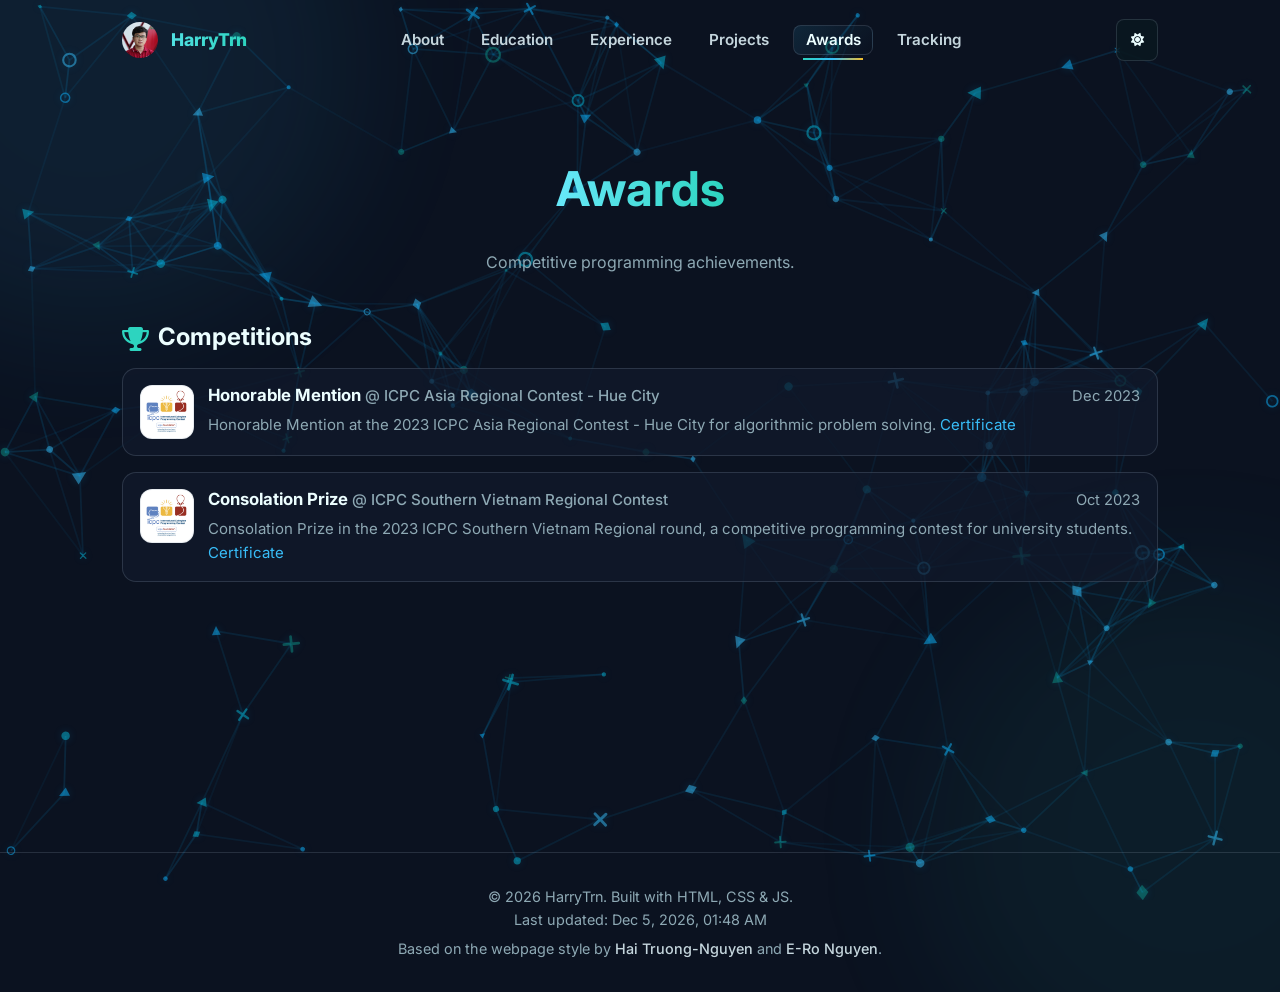
<file: awards.html>
<!DOCTYPE html>
<html lang="en">

<head>
    <meta charset="UTF-8">
    <meta name="viewport" content="width=device-width, initial-scale=1.0">
    <title>HarryTrn | Awards</title>
    <meta name="description" content="Personal website of HarryTrn.">
    <link rel="icon" type="image/png" href="images/favicon.png">
    <link rel="apple-touch-icon" href="images/favicon.png">
    <script>
        (() => {
            let savedTheme = null;
            try { savedTheme = localStorage.getItem('ero_theme'); } catch (error) { savedTheme = null; }
            document.documentElement.dataset.theme = savedTheme === 'light' || savedTheme === 'dark' ? savedTheme : 'dark';
        })();
    </script>

    <!-- Fonts -->
    <link rel="preconnect" href="https://fonts.googleapis.com">
    <link rel="preconnect" href="https://fonts.gstatic.com" crossorigin>
    <link
        href="https://fonts.googleapis.com/css2?family=Inter:wght@300;400;500;600;700;800&family=JetBrains+Mono:wght@400;700&display=swap"
        rel="stylesheet">

    <!-- FontAwesome for icons -->
    <link rel="stylesheet" href="https://cdnjs.cloudflare.com/ajax/libs/font-awesome/6.4.0/css/all.min.css">

    <!-- Shared CSS (layout from itruonghai.github.io, background from eronguyen.github.io; both MIT) -->
    <link rel="stylesheet" href="css/styles.css">

    <style>

        .award-section-title {
            font-size: 1.5rem;
            margin-bottom: 1rem;
            display: flex;
            align-items: center;
            gap: 0.55rem;
        }

        .award-grid {
            display: grid;
            gap: 1rem;
            margin-bottom: 2rem;
        }

        .award-item {
            border: 1px solid var(--glass-border);
            border-radius: 14px;
            background: var(--glass-bg);
            padding: 1rem 1.05rem;
            display: grid;
            grid-template-columns: 54px 1fr;
            gap: 0.9rem;
            align-items: start;
        }

        .award-logo {
            width: 54px;
            height: 54px;
            border-radius: 12px;
            border: 1px solid var(--glass-border);
            background: #ffffff;
            display: flex;
            align-items: center;
            justify-content: center;
            overflow: hidden;
        }

        .award-logo img {
            width: 86%;
            height: 86%;
            object-fit: contain;
        }

        .award-logo i {
            font-size: 1.2rem;
            color: #0ea5e9;
        }

        .award-title-row {
            display: flex;
            justify-content: space-between;
            align-items: flex-start;
            gap: 1rem;
            flex-wrap: wrap;
            margin-bottom: 0.3rem;
        }

        .award-title {
            font-size: 1.05rem;
            margin-bottom: 0;
        }

        .award-org-inline {
            color: var(--text-muted);
            font-weight: 500;
            font-size: 0.9em;
        }

        .award-date {
            color: var(--text-muted);
            font-size: 0.92rem;
            white-space: nowrap;
        }

        .award-org {
            color: var(--text-secondary);
            font-size: 0.94rem;
            margin-bottom: 0.4rem;
        }

        .award-desc {
            color: var(--text-muted);
            font-size: 0.94rem;
            margin: 0;
        }

        @media (max-width: 640px) {
            .award-item {
                grid-template-columns: 46px 1fr;
                gap: 0.75rem;
                padding: 0.9rem;
            }

            .award-logo {
                width: 46px;
                height: 46px;
            }
        }

        html[data-theme="dark"] .award-item {
            background: rgba(17, 26, 44, 0.72);
            border-color: rgba(148, 163, 184, 0.22);
        }

        html[data-theme="dark"] .award-logo {
            background: #ffffff;
            border-color: rgba(148, 163, 184, 0.22);
        }
    </style>
</head>

<body>

    <nav class="navbar">
        <div class="nav-container">
            <a href="index.html" class="logo text-gradient" style="display: flex; align-items: center; gap: 0.8rem;">
                <img src="images/me.png" alt="HarryTrn"
                    style="width: 36px; height: 36px; border-radius: 50%; object-fit: cover;"
                    onerror="this.style.display='none'">
                <span style="font-size: 1.1rem; text-transform: none; letter-spacing: 0;">HarryTrn</span>
            </a>
            <ul class="nav-links">
                <li><a href="index.html">About</a></li>
                <li><a href="education.html">Education</a></li>
                <li><a href="experience.html">Experience</a></li>
                <li><a href="publication.html">Projects</a></li>
                <li><a href="awards.html" class="active">Awards</a></li>
                <li><a href="tracking.html">Tracking</a></li>
            </ul>
            <button class="mobile-menu-btn" aria-label="Toggle menu">
                <i class="fas fa-bars"></i>
            </button>
        </div>
    </nav>

    <main>
        <div class="page-header">
            <h1 class="text-gradient">Awards</h1>
            <p>Competitive programming achievements.</p>
        </div>

        <section class="section reveal active" id="awards">


            <h2 class="award-section-title"><i class="fas fa-trophy text-teal"></i> Competitions</h2>
            <div class="award-grid">
                <article class="award-item">
                    <div class="award-logo"><img src="images/awards/icpc.png" alt="ICPC logo" onerror="this.style.display='none'"></div>
                    <div>
                    <div class="award-title-row">
                        <h3 class="award-title">Honorable Mention <span class="award-org-inline">@ ICPC Asia Regional Contest - Hue City</span></h3>
                        <span class="award-date">Dec 2023</span>
                    </div>
                    <p class="award-desc">Honorable Mention at the 2023 ICPC Asia Regional Contest - Hue City for algorithmic problem solving. <a href="https://drive.google.com/file/d/1jVI7Z2vis-cQvgnmcqVVvnFzbTHJ-oX1/view?usp=drive_link" target="_blank" rel="noreferrer">Certificate</a></p>
                    </div>
                </article>

                <article class="award-item">
                    <div class="award-logo"><img src="images/awards/icpc.png" alt="ICPC logo" onerror="this.style.display='none'"></div>
                    <div>
                    <div class="award-title-row">
                        <h3 class="award-title">Consolation Prize <span class="award-org-inline">@ ICPC Southern Vietnam Regional Contest</span></h3>
                        <span class="award-date">Oct 2023</span>
                    </div>
                    <p class="award-desc">Consolation Prize in the 2023 ICPC Southern Vietnam Regional round, a competitive programming contest for university students. <a href="https://drive.google.com/file/d/19JmLr2RjwGFCTmv3UQ_WpCg3V4JrTQ5e/view?usp=drive_link" target="_blank" rel="noreferrer">Certificate</a></p>
                    </div>
                </article>
            </div>

        </section>
    </main>

    <footer>
        <p>&copy; 2026 HarryTrn. Built with HTML, CSS & JS.</p>
        <p>Based on the webpage style by <a href="https://itruonghai.github.io/" target="_blank" rel="noopener noreferrer">Hai Truong-Nguyen</a> and <a href="https://github.com/eronguyen/eronguyen.github.io" target="_blank" rel="noopener noreferrer">E-Ro Nguyen</a>.</p>
    </footer>

    <script src="js/app.js"></script>

</body>

</html>
</file>
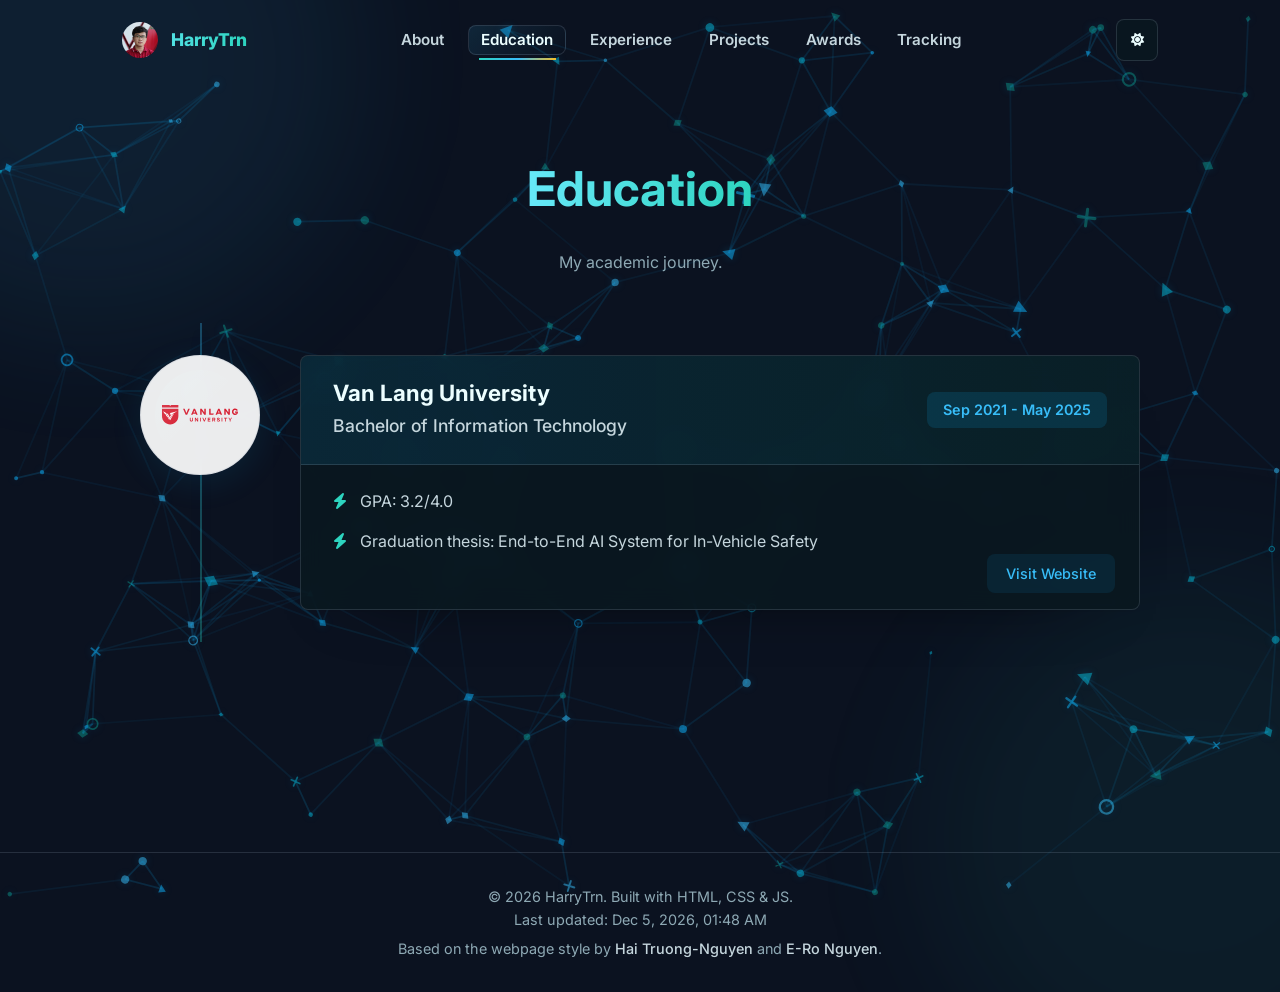
<file: education.html>
<!DOCTYPE html>
<html lang="en">

<head>
    <meta charset="UTF-8">
    <meta name="viewport" content="width=device-width, initial-scale=1.0">
    <title>HarryTrn | Education</title>
    <meta name="description" content="Personal website of HarryTrn.">
    <link rel="icon" type="image/png" href="images/favicon.png">
    <link rel="apple-touch-icon" href="images/favicon.png">
    <script>
        (() => {
            let savedTheme = null;
            try { savedTheme = localStorage.getItem('ero_theme'); } catch (error) { savedTheme = null; }
            document.documentElement.dataset.theme = savedTheme === 'light' || savedTheme === 'dark' ? savedTheme : 'dark';
        })();
    </script>

    <!-- Fonts -->
    <link rel="preconnect" href="https://fonts.googleapis.com">
    <link rel="preconnect" href="https://fonts.gstatic.com" crossorigin>
    <link
        href="https://fonts.googleapis.com/css2?family=Inter:wght@300;400;500;600;700;800&family=JetBrains+Mono:wght@400;700&display=swap"
        rel="stylesheet">

    <!-- FontAwesome for icons -->
    <link rel="stylesheet" href="https://cdnjs.cloudflare.com/ajax/libs/font-awesome/6.4.0/css/all.min.css">

    <!-- Shared CSS (layout from itruonghai.github.io, background from eronguyen.github.io; both MIT) -->
    <link rel="stylesheet" href="css/styles.css">

</head>

<body>

    <nav class="navbar">
        <div class="nav-container">
            <a href="index.html" class="logo text-gradient" style="display: flex; align-items: center; gap: 0.8rem;">
                <img src="images/me.png" alt="HarryTrn"
                    style="width: 36px; height: 36px; border-radius: 50%; object-fit: cover;"
                    onerror="this.style.display='none'">
                <span style="font-size: 1.1rem; text-transform: none; letter-spacing: 0;">HarryTrn</span>
            </a>
            <ul class="nav-links">
                <li><a href="index.html">About</a></li>
                <li><a href="education.html" class="active">Education</a></li>
                <li><a href="experience.html">Experience</a></li>
                <li><a href="publication.html">Projects</a></li>
                <li><a href="awards.html">Awards</a></li>
                <li><a href="tracking.html">Tracking</a></li>
            </ul>
            <button class="mobile-menu-btn" aria-label="Toggle menu">
                <i class="fas fa-bars"></i>
            </button>
        </div>
    </nav>

    <main>
        <div class="page-header">
            <h1 class="text-gradient">Education</h1>
            <p>My academic journey.</p>
        </div>


        <section class="section reveal active" id="education" style="padding-top: 0;">
                        <div class="education-timeline">

                <div class="timeline-item">
                    <div class="timeline-logo">
                        <img src="images/education/vlu.svg" alt="Van Lang University logo">
                    </div>
                    <div class="education-card">
                        <div class="education-card-header">
                            <div>
                                <h3 class="school-name">Van Lang University</h3>
                                <p class="degree-name">Bachelor of Information Technology</p>
                            </div>
                            <div class="date-badge">Sep 2021 - May 2025</div>
                        </div>
                        <div class="education-card-body">
                            <ul>
                                <li><i class="fas fa-bolt text-teal"></i> GPA: 3.2/4.0</li>
                                <li><i class="fas fa-bolt text-teal"></i> Graduation thesis: End-to-End AI System for In-Vehicle Safety</li>
                            </ul>
                            <a href="https://www.vlu.edu.vn/" target="_blank" class="visit-btn">Visit Website</a>
                        </div>
                    </div>
                </div>

            </div>

        </section>
    </main>

    <footer>
        <p>&copy; 2026 HarryTrn. Built with HTML, CSS & JS.</p>
        <p>Based on the webpage style by <a href="https://itruonghai.github.io/" target="_blank" rel="noopener noreferrer">Hai Truong-Nguyen</a> and <a href="https://github.com/eronguyen/eronguyen.github.io" target="_blank" rel="noopener noreferrer">E-Ro Nguyen</a>.</p>
    </footer>

    <script src="js/app.js"></script>

</body>

</html>
</file>
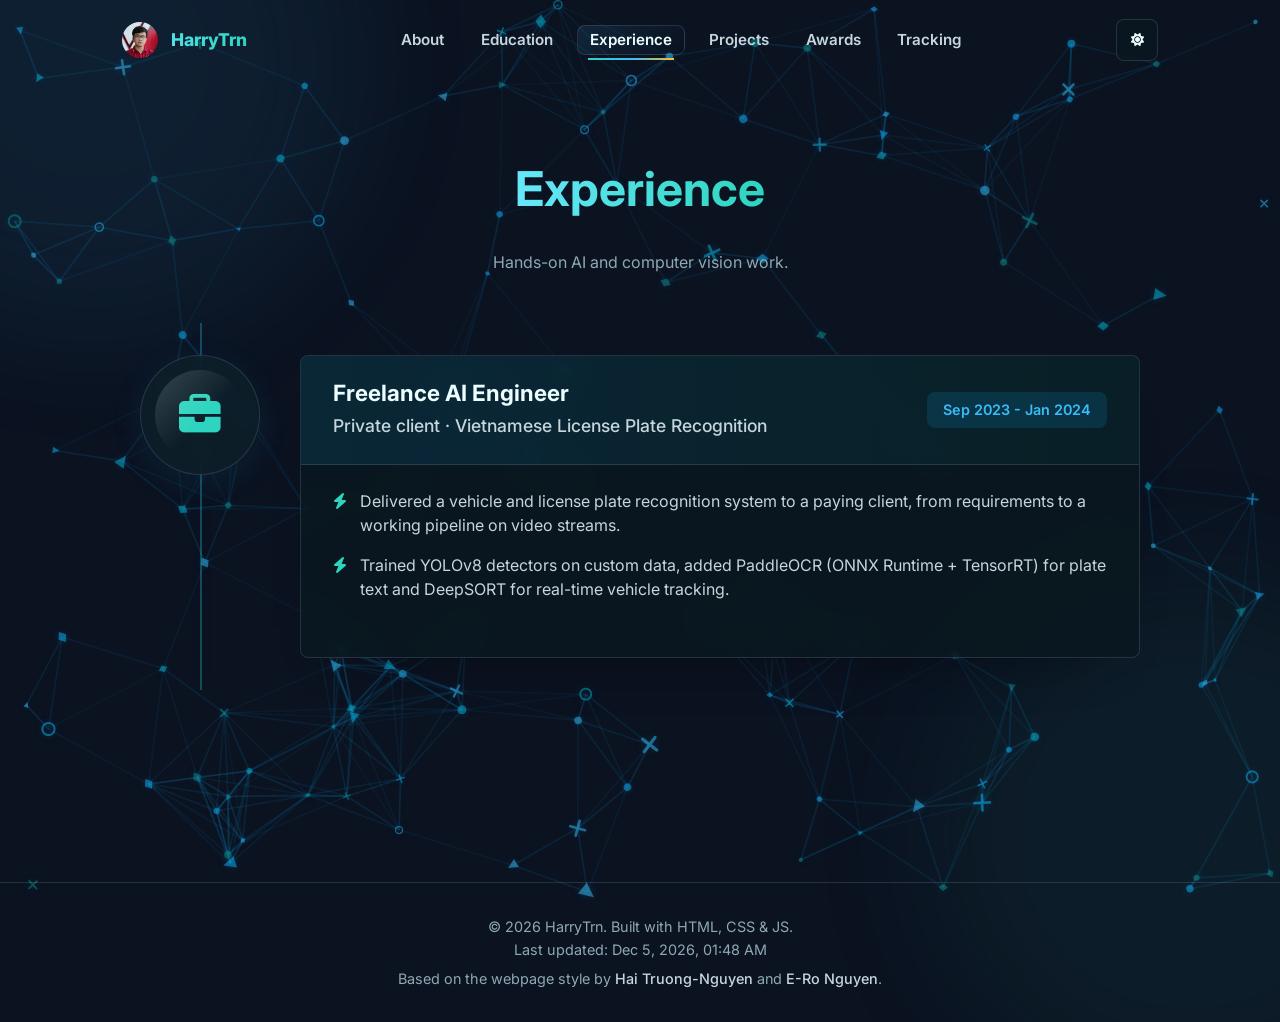
<file: experience.html>
<!DOCTYPE html>
<html lang="en">

<head>
    <meta charset="UTF-8">
    <meta name="viewport" content="width=device-width, initial-scale=1.0">
    <title>HarryTrn | Experience</title>
    <meta name="description" content="Personal website of HarryTrn.">
    <link rel="icon" type="image/png" href="images/favicon.png">
    <link rel="apple-touch-icon" href="images/favicon.png">
    <script>
        (() => {
            let savedTheme = null;
            try { savedTheme = localStorage.getItem('ero_theme'); } catch (error) { savedTheme = null; }
            document.documentElement.dataset.theme = savedTheme === 'light' || savedTheme === 'dark' ? savedTheme : 'dark';
        })();
    </script>

    <!-- Fonts -->
    <link rel="preconnect" href="https://fonts.googleapis.com">
    <link rel="preconnect" href="https://fonts.gstatic.com" crossorigin>
    <link
        href="https://fonts.googleapis.com/css2?family=Inter:wght@300;400;500;600;700;800&family=JetBrains+Mono:wght@400;700&display=swap"
        rel="stylesheet">

    <!-- FontAwesome for icons -->
    <link rel="stylesheet" href="https://cdnjs.cloudflare.com/ajax/libs/font-awesome/6.4.0/css/all.min.css">

    <!-- Shared CSS (layout from itruonghai.github.io, background from eronguyen.github.io; both MIT) -->
    <link rel="stylesheet" href="css/styles.css">

</head>

<body>

    <nav class="navbar">
        <div class="nav-container">
            <a href="index.html" class="logo text-gradient" style="display: flex; align-items: center; gap: 0.8rem;">
                <img src="images/me.png" alt="HarryTrn"
                    style="width: 36px; height: 36px; border-radius: 50%; object-fit: cover;"
                    onerror="this.style.display='none'">
                <span style="font-size: 1.1rem; text-transform: none; letter-spacing: 0;">HarryTrn</span>
            </a>
            <ul class="nav-links">
                <li><a href="index.html">About</a></li>
                <li><a href="education.html">Education</a></li>
                <li><a href="experience.html" class="active">Experience</a></li>
                <li><a href="publication.html">Projects</a></li>
                <li><a href="awards.html">Awards</a></li>
                <li><a href="tracking.html">Tracking</a></li>
            </ul>
            <button class="mobile-menu-btn" aria-label="Toggle menu">
                <i class="fas fa-bars"></i>
            </button>
        </div>
    </nav>

    <main>
        <div class="page-header">
            <h1 class="text-gradient">Experience</h1>
            <p>Hands-on AI and computer vision work.</p>
        </div>


        <section class="section reveal active" id="experience" style="padding-top: 0;">
            <div class="education-timeline">
                <div class="timeline-item">
                    <div class="timeline-logo">
                        <i class="fas fa-briefcase" aria-hidden="true"></i>
                    </div>
                    <div class="education-card">
                        <div class="education-card-header">
                            <div>
                                <h3 class="school-name">Freelance AI Engineer</h3>
                                <p class="degree-name">Private client · Vietnamese License Plate Recognition</p>
                            </div>
                            <div class="date-badge">Sep 2023 - Jan 2024</div>
                        </div>
                        <div class="education-card-body">
                            <ul>
                                <li><i class="fas fa-bolt text-teal"></i> Delivered a vehicle and license plate recognition system to a paying client, from requirements to a working pipeline on video streams.</li>
                                <li><i class="fas fa-bolt text-teal"></i> Trained YOLOv8 detectors on custom data, added PaddleOCR (ONNX Runtime + TensorRT) for plate text and DeepSORT for real-time vehicle tracking.</li>
                            </ul>
                        </div>
                    </div>
                </div>

            </div>

        </section>
    </main>

    <footer>
        <p>&copy; 2026 HarryTrn. Built with HTML, CSS & JS.</p>
        <p>Based on the webpage style by <a href="https://itruonghai.github.io/" target="_blank" rel="noopener noreferrer">Hai Truong-Nguyen</a> and <a href="https://github.com/eronguyen/eronguyen.github.io" target="_blank" rel="noopener noreferrer">E-Ro Nguyen</a>.</p>
    </footer>

    <script src="js/app.js"></script>

</body>

</html>
</file>
<file: css/styles.css>
/* css/styles.css: shared stylesheet for every page.
   Base: itruonghai/itruonghai.github.io css/styles.css (MIT License, Copyright (c) 2022 Yi Ren).
   Background layer at the end: eronguyen/eronguyen.github.io (MIT). */

/* css/styles.css */

:root {
    color-scheme: light;

    /* Color Palette - Bright Academic (Pure White) */
    --bg-primary: #ffffff;
    --bg-secondary: #f8fafc;
    --text-primary: #0f172a;
    --text-secondary: #1e293b;
    --text-muted: #475569;

    /* Accents - Professional Blue & Teal (No Purple/Pink) */
    --accent-blue: #0ea5e9;
    /* Bright Blue */
    --accent-teal: #0d9488;
    /* Deep Teal */
    --accent-cyan: #06b6d4;
    /* Cyan */
    --accent-amber: #f59e0b;
    /* Link text: same sky blue, darkened for >=4.5:1 contrast on white */
    --link: #0278b8;

    /* Gradients */
    --gradient-neon: linear-gradient(135deg, var(--accent-blue), var(--accent-cyan));
    --gradient-text: linear-gradient(90deg, var(--accent-blue), var(--accent-teal), var(--accent-cyan));
    --body-background:
        linear-gradient(135deg, rgba(14, 165, 233, 0.07), transparent 32%),
        repeating-linear-gradient(115deg, rgba(14, 165, 233, 0.035) 0 1px, transparent 1px 34px),
        linear-gradient(180deg, #ffffff 0%, #f8fafc 55%, #ffffff 100%);
    --atmosphere-grid: rgba(14, 165, 233, 0.14);
    --atmosphere-grid-strong: rgba(13, 148, 136, 0.14);
    --atmosphere-sweep: rgba(245, 158, 11, 0.12);

    /* Glassmorphism - Light Mode */
    --glass-bg: rgba(255, 255, 255, 0.7);
    --glass-border: rgba(15, 23, 42, 0.08);
    --glass-shadow: 0 28px 70px -58px rgba(15, 23, 42, 0.9);
    --surface-soft: #f8fafc;
    --surface-card: rgba(255, 255, 255, 0.82);
    --surface-card-solid: #ffffff;
    --surface-card-muted: #f1f5f9;
    --surface-elevated: rgba(255, 255, 255, 0.76);
    --border-soft: #e2e8f0;
    --border-medium: #cbd5e1;
    --nav-surface: rgba(255, 255, 255, 0.9);
    --glare: rgba(255, 255, 255, 0.45);
    --shadow-color: rgba(15, 23, 42, 0.85);

    /* Typography */
    --font-main: 'Inter', system-ui, -apple-system, sans-serif;
    --font-mono: 'JetBrains Mono', 'Fira Code', monospace;

    /* Spacing & Layout */
    --nav-height: 80px;
    --max-width: 1100px;
    --radius-lg: 8px;
    --radius-md: 8px;
    --transition: all 0.3s cubic-bezier(0.4, 0, 0.2, 1);
}

[data-theme="dark"] {
    color-scheme: dark;
    --bg-primary: #061219;
    --bg-secondary: #0b1b24;
    --text-primary: #ecfeff;
    --text-secondary: #c5d6dd;
    --text-muted: #8ea9b4;
    --link: #38bdf8;
    --accent-blue: #38bdf8;
    --accent-teal: #2dd4bf;
    --accent-cyan: #67e8f9;
    --accent-amber: #fbbf24;
    --gradient-neon: linear-gradient(135deg, var(--accent-teal), var(--accent-blue), var(--accent-amber));
    --gradient-text: linear-gradient(90deg, var(--accent-cyan), var(--accent-teal), var(--accent-amber));
    --body-background:
        linear-gradient(135deg, rgba(45, 212, 191, 0.18), transparent 28%),
        repeating-linear-gradient(115deg, rgba(103, 232, 249, 0.06) 0 1px, transparent 1px 34px),
        linear-gradient(180deg, #05101a 0%, #0b1b24 48%, #0a141c 100%);
    --atmosphere-grid: rgba(103, 232, 249, 0.2);
    --atmosphere-grid-strong: rgba(251, 191, 36, 0.14);
    --atmosphere-sweep: rgba(45, 212, 191, 0.18);
    --glass-bg: rgba(6, 18, 25, 0.76);
    --glass-border: rgba(148, 163, 184, 0.2);
    --glass-shadow: 0 32px 84px -58px rgba(0, 0, 0, 0.94);
    --surface-soft: #0b1b24;
    --surface-card: rgba(10, 24, 32, 0.84);
    --surface-card-solid: #0b1b24;
    --surface-card-muted: #10242f;
    --surface-elevated: rgba(14, 32, 42, 0.82);
    --border-soft: rgba(148, 163, 184, 0.18);
    --border-medium: rgba(148, 163, 184, 0.32);
    --nav-surface: rgba(6, 18, 25, 0.86);
    --glare: rgba(236, 254, 255, 0.18);
    --shadow-color: rgba(0, 0, 0, 0.94);
}

* {
    box-sizing: border-box;
    margin: 0;
    padding: 0;
}

body {
    font-family: var(--font-main);
    background: var(--body-background);
    color: var(--text-primary);
    line-height: 1.6;
    overflow-x: hidden;
    -webkit-font-smoothing: antialiased;
    transition: background 0.35s ease, color 0.35s ease;
}

.site-atmosphere {
    position: fixed;
    inset: 0;
    z-index: -2;
    pointer-events: none;
    overflow: hidden;
    perspective: 1100px;
}

.site-atmosphere::before {
    content: '';
    position: absolute;
    left: -18%;
    right: -18%;
    bottom: -44%;
    height: 64%;
    background-image:
        linear-gradient(var(--atmosphere-grid) 1px, transparent 1px),
        linear-gradient(90deg, var(--atmosphere-grid-strong) 1px, transparent 1px);
    background-size: 44px 44px;
    opacity: 0.62;
    transform: rotateX(68deg) translateZ(-90px);
    transform-origin: center bottom;
    animation: grid-drift 18s linear infinite;
}

.site-atmosphere::after {
    content: '';
    position: absolute;
    inset: -18% -22%;
    background:
        linear-gradient(112deg, transparent 0 42%, var(--atmosphere-sweep) 49%, transparent 58%),
        repeating-linear-gradient(90deg, transparent 0 86px, rgba(14, 165, 233, 0.055) 86px 88px);
    mask-image: linear-gradient(180deg, transparent 0%, #000 18%, #000 70%, transparent 100%);
    opacity: 0.78;
    transform: translateX(var(--atmosphere-shift, 0px)) rotate(-2deg);
    transition: transform 0.16s ease-out;
}

.depth-slab {
    position: absolute;
    width: min(42vw, 520px);
    height: 170px;
    border: 1px solid var(--glass-border);
    background:
        linear-gradient(135deg, var(--glare), transparent 38%),
        linear-gradient(135deg, rgba(14, 165, 233, 0.1), rgba(245, 158, 11, 0.055));
    box-shadow: 0 38px 80px -62px var(--shadow-color);
    transform-style: preserve-3d;
    opacity: 0.5;
}

.depth-slab:nth-child(1) {
    top: 18%;
    right: -12%;
    transform: rotateY(-34deg) rotateX(14deg) translateZ(-120px);
}

.depth-slab:nth-child(2) {
    top: 54%;
    left: -16%;
    transform: rotateY(36deg) rotateX(-10deg) translateZ(-160px);
}

.depth-slab:nth-child(3) {
    width: min(34vw, 420px);
    top: 8%;
    left: 24%;
    transform: rotateY(22deg) rotateX(18deg) translateZ(-220px);
    opacity: 0.32;
}

.scroll-progress {
    position: fixed;
    top: 0;
    left: 0;
    right: 0;
    height: 3px;
    z-index: 2000;
    transform: scaleX(var(--scroll-progress, 0));
    transform-origin: left center;
    background: linear-gradient(90deg, var(--accent-teal), var(--accent-blue), var(--accent-amber));
    box-shadow: 0 0 22px color-mix(in srgb, var(--accent-blue) 55%, transparent);
    pointer-events: none;
}

.section-rail {
    position: fixed;
    right: 1.35rem;
    top: 50%;
    z-index: 900;
    display: flex;
    flex-direction: column;
    gap: 0.7rem;
    padding: 0.65rem 0.45rem;
    border: 1px solid var(--glass-border);
    border-radius: 999px;
    background: var(--glass-bg);
    backdrop-filter: blur(16px);
    -webkit-backdrop-filter: blur(16px);
    box-shadow: 0 26px 55px -42px var(--shadow-color);
    transform: translateY(-50%) translateZ(80px);
}

.section-rail a {
    width: 10px;
    height: 34px;
    border: 1px solid var(--border-medium);
    border-radius: 999px;
    background: var(--surface-card-muted);
    position: relative;
    text-decoration: none;
    transition: height 0.25s ease, background 0.25s ease, border-color 0.25s ease, box-shadow 0.25s ease;
}

.section-rail a::before {
    content: attr(aria-label);
    position: absolute;
    right: 1.15rem;
    top: 50%;
    min-width: max-content;
    padding: 0.35rem 0.55rem;
    border: 1px solid var(--glass-border);
    border-radius: 8px;
    background: var(--surface-card-solid);
    color: var(--text-secondary);
    font-family: var(--font-mono);
    font-size: 0.72rem;
    font-weight: 700;
    opacity: 0;
    pointer-events: none;
    transform: translateY(-50%) translateX(8px);
    transition: opacity 0.2s ease, transform 0.2s ease;
}

.section-rail a:hover::before,
.section-rail a:focus-visible::before {
    opacity: 1;
    transform: translateY(-50%) translateX(0);
}

.section-rail a.active {
    height: 54px;
    border-color: var(--accent-blue);
    background: linear-gradient(180deg, var(--accent-teal), var(--accent-blue), var(--accent-amber));
    box-shadow: 0 0 22px color-mix(in srgb, var(--accent-blue) 45%, transparent);
}

@keyframes grid-drift {
    to {
        background-position: 44px 44px;
    }
}

/* Typography Headings */
h1,
h2,
h3,
h4 {
    font-weight: 700;
    line-height: 1.2;
    margin-bottom: 1rem;
    color: var(--text-primary);
}

h1 {
    font-size: 3rem;
    letter-spacing: 0;
}

h2 {
    font-size: 2rem;
    letter-spacing: 0;
}

h3 {
    font-size: 1.5rem;
}

a {
    color: var(--link);
    text-decoration: none;
    transition: var(--transition);
}

a:hover {
    text-decoration: underline;
    color: var(--accent-teal);
}

/* ----- Text Animations ----- */

/* 1. Gradient Text Utility */
.text-gradient {
    background: var(--gradient-text);
    -webkit-background-clip: text;
    -webkit-text-fill-color: transparent;
    background-clip: text;
    background-size: 200% auto;
    animation: shine 5s linear infinite;
    display: inline-block;
}

@keyframes shine {
    to {
        background-position: 200% center;
    }
}

/* 2. Highlight Animate (Triggers on Scroll Reveal) */
.highlight-animate {
    position: relative;
    display: inline-block;
    z-index: 1;
    font-weight: 600;
    color: var(--text-primary);
}

.highlight-animate::after {
    content: '';
    position: absolute;
    left: 0;
    bottom: 2px;
    width: 100%;
    height: 35%;
    background: rgba(56, 189, 248, 0.4);
    z-index: -1;
    transform: scaleX(0);
    transform-origin: left;
    transition: transform 1s cubic-bezier(0.5, 0, 0, 1);
    transition-delay: 0.3s;
}

.reveal.active .highlight-animate::after {
    transform: scaleX(1);
}

/* 3. Typewriter Cursor */
.typewriter-cursor {
    animation: blink-caret 0.75s step-end infinite;
    color: var(--accent-teal);
    font-weight: 300;
    margin-left: 2px;
}

@keyframes blink-caret {

    from,
    to {
        opacity: 0;
    }

    50% {
        opacity: 1;
    }
}

/* ----- Navigation ----- */
.navbar {
    position: fixed;
    top: 0;
    left: 0;
    right: 0;
    height: var(--nav-height);
    display: flex;
    align-items: center;
    justify-content: center;
    z-index: 1000;
    transition: var(--transition);
    background: transparent;
}

.navbar::before {
    content: '';
    position: absolute;
    left: 50%;
    bottom: 0;
    width: min(620px, 70vw);
    height: 1px;
    background: linear-gradient(90deg, transparent, var(--accent-teal), var(--accent-blue), transparent);
    opacity: 0;
    transform: translateX(-50%) scaleX(0.55);
    transition: opacity 0.25s ease, transform 0.25s ease;
}

.navbar.scrolled {
    background: var(--nav-surface);
    backdrop-filter: blur(12px);
    -webkit-backdrop-filter: blur(12px);
    border-bottom: 1px solid var(--glass-border);
    box-shadow:
        0 18px 45px -36px rgba(15, 23, 42, 0.55),
        0 1px 0 var(--glare);
}

.navbar.scrolled::before {
    opacity: 0.95;
    transform: translateX(-50%) scaleX(1);
}

.nav-container {
    width: 100%;
    max-width: var(--max-width);
    padding: 0 2rem;
    display: flex;
    justify-content: space-between;
    align-items: center;
}

.nav-actions {
    display: flex;
    align-items: center;
    gap: 0.75rem;
}

.logo {
    font-size: 1.25rem;
    font-weight: 800;
    color: var(--text-primary);
    text-transform: uppercase;
    letter-spacing: 2px;
}

.nav-links {
    display: flex;
    gap: 2rem;
    list-style: none;
}

.nav-links a {
    color: var(--text-secondary);
    font-weight: 600;
    font-size: 0.95rem;
    position: relative;
    text-decoration: none;
    padding: 0.45rem 0.15rem;
}

.nav-links a:hover,
.nav-links a.active {
    color: var(--text-primary);
}

.nav-links a::after {
    content: '';
    position: absolute;
    width: 0;
    height: 2px;
    bottom: -4px;
    left: 0;
    background: var(--gradient-neon);
    transition: width 0.3s ease;
}

.nav-links a::before {
    content: '';
    position: absolute;
    inset: 0.1rem -0.65rem;
    z-index: -1;
    border: 1px solid var(--glass-border);
    border-radius: 8px;
    background: linear-gradient(135deg, color-mix(in srgb, var(--accent-blue) 12%, transparent), transparent);
    opacity: 0;
    transform: translateY(6px) rotateX(22deg);
    transition: opacity 0.25s ease, transform 0.25s ease;
}

.nav-links a:hover::after,
.nav-links a.active::after {
    width: 100%;
}

.nav-links a:hover::before,
.nav-links a.active::before {
    opacity: 1;
    transform: translateY(0) rotateX(0);
}

/* Mobile Menu Toggle */
.mobile-menu-btn {
    display: none;
    background: none;
    border: none;
    color: var(--text-primary);
    font-size: 1.5rem;
    cursor: pointer;
}

.theme-toggle {
    width: 42px;
    height: 42px;
    border: 1px solid var(--glass-border);
    border-radius: 8px;
    background: var(--surface-card);
    color: var(--text-primary);
    display: inline-flex;
    align-items: center;
    justify-content: center;
    cursor: pointer;
    box-shadow: 0 18px 35px -30px var(--shadow-color);
    transform:
        perspective(700px)
        rotateX(var(--tilt-x, 0deg))
        rotateY(var(--tilt-y, 0deg))
        translateZ(0);
    transform-style: preserve-3d;
    transition: transform 0.2s ease, border-color 0.2s ease, background 0.2s ease;
    --tilt-x: 0deg;
    --tilt-y: 0deg;
}

.theme-toggle:hover {
    border-color: var(--accent-blue);
    transform: perspective(700px) translateY(-2px) translateZ(18px);
}

/* ----- Main Layout ----- */
main {
    min-height: calc(100vh - var(--nav-height));
    width: 100%;
    max-width: var(--max-width);
    margin: 0 auto;
    padding: calc(var(--nav-height) + 3rem) 2rem 4rem;
    perspective: 1400px;
}

/* ----- Scroll Reveal Animations ----- */
.reveal {
    opacity: 0;
    transform: perspective(1000px) translateY(30px) rotateX(5deg);
    transition: all 0.8s cubic-bezier(0.5, 0, 0, 1);
    transform-origin: center top;
}

.reveal.active {
    opacity: 1;
    transform: perspective(1000px) translateY(0) rotateX(0);
}

@keyframes fadeUp {
    from {
        opacity: 0;
        transform: translateY(30px);
    }

    to {
        opacity: 1;
        transform: translateY(0);
    }
}

@keyframes fadeDown {
    from {
        opacity: 0;
        transform: translateY(-30px);
    }

    to {
        opacity: 1;
        transform: translateY(0);
    }
}

.section {
    margin-bottom: 6rem;
}

/* Glass Card Component */
.glass-card {
    background: var(--glass-bg);
    backdrop-filter: blur(16px);
    -webkit-backdrop-filter: blur(16px);
    border: 1px solid var(--glass-border);
    border-radius: var(--radius-lg);
    padding: 2.5rem;
    box-shadow: var(--glass-shadow);
    position: relative;
    overflow: hidden;
    transform:
        perspective(1200px)
        rotateX(var(--tilt-x, 0deg))
        rotateY(var(--tilt-y, 0deg))
        translateY(var(--lift, 0px));
    transform-style: preserve-3d;
    transition: transform 0.25s ease, box-shadow 0.25s ease, border-color 0.25s ease;
    --tilt-x: 0deg;
    --tilt-y: 0deg;
    --lift: 0px;
}

.glass-card::before {
    content: '';
    position: absolute;
    inset: 0;
    background:
        linear-gradient(115deg, transparent 0 26%, color-mix(in srgb, var(--accent-cyan) 18%, transparent) 42%, transparent 58%),
        linear-gradient(125deg, var(--glare), transparent 38%),
        linear-gradient(135deg, rgba(14, 165, 233, 0.08), rgba(13, 148, 136, 0.04));
    opacity: 0;
    pointer-events: none;
    transform: translateZ(8px);
    transition: opacity 0.25s ease;
}

.glass-card::after {
    content: '';
    position: absolute;
    inset: auto -8% -18px 8%;
    height: 34px;
    border-radius: 50%;
    background: var(--shadow-color);
    opacity: 0.13;
    filter: blur(16px);
    transform: translateZ(-38px);
    pointer-events: none;
}

.glass-card>* {
    position: relative;
    z-index: 1;
    transform: translateZ(18px);
}

.glass-card:hover {
    --lift: -6px;
    box-shadow: 0 38px 85px -56px rgba(14, 165, 233, 0.72);
    border-color: rgba(15, 23, 42, 0.12);
}

.glass-card:hover::before {
    opacity: 1;
}

/* ----- Featured Projects / Publications ----- */
.projects-grid {
    display: flex;
    overflow-x: auto;
    overflow-y: hidden;
    gap: 2.5rem;
    margin-top: 3rem;
    padding-bottom: 2rem;
    /* Give shadow space to breathe */
    padding-inline: 1rem;
    /* Pad edges so cards don't stick to the screen boundary */
    scroll-snap-type: x mandatory;
    scroll-behavior: smooth;
    -webkit-overflow-scrolling: touch;
    /* Momentum scrolling on iOS */
    cursor: grab;
    perspective: 1400px;
    transform-style: preserve-3d;
}

.projects-grid.active {
    cursor: grabbing;
    cursor: -webkit-grabbing;
    /* Disable snap while dragging for smoother movement */
    scroll-snap-type: none;
}

/* Minimalist Scroll Buttons for Carousel */
.carousel-btn {
    position: absolute;
    top: 50%;
    transform: translateY(-50%);
    background: transparent;
    /* No background */
    border: none;
    /* No border */
    color: var(--accent-teal);
    /* Teal chevron */
    font-size: 2.2rem;
    /* Large icon */
    display: flex;
    align-items: center;
    justify-content: center;
    cursor: pointer;
    z-index: 20;
    transition: all 0.3s cubic-bezier(0.175, 0.885, 0.32, 1.275);
    opacity: 0.6;
    /* Slightly faded when inactive */
    padding: 10px;
}

.carousel-btn:hover {
    color: var(--accent-blue);
    transform: translateY(-50%) scale(1.2);
    /* Enhance the bounce */
    opacity: 1;
}

.carousel-btn:active {
    transform: translateY(-50%) scale(0.95);
}

/* Push them slightly outside the grid content */
.carousel-btn.left {
    left: 5px;
}

.carousel-btn.right {
    right: 5px;
}

/* Hide the buttons on small screens since swiping is more natural */
@media (max-width: 768px) {
    .carousel-btn {
        display: none;
    }
}

/* Hide scrollbar for a cleaner look */
.projects-grid::-webkit-scrollbar {
    display: none;
}

.projects-grid {
    -ms-overflow-style: none;
    scrollbar-width: none;
}

.paper-card {
    display: flex;
    flex-direction: column;
    background: var(--surface-card);
    backdrop-filter: blur(12px);
    -webkit-backdrop-filter: blur(12px);
    border: 1px solid var(--border-soft);
    border-radius: 8px;
    overflow: hidden;
    transition: transform 0.25s ease, border-color 0.25s ease, box-shadow 0.25s ease;
    height: 100%;
    position: relative;
    box-shadow:
        0 34px 78px -62px var(--shadow-color),
        0 2px 0 rgba(15, 23, 42, 0.04);
    /* Sizing constraints for horizontal flex layout */
    min-width: 350px;
    max-width: 450px;
    flex: 0 0 auto;
    scroll-snap-align: start;
    transform:
        perspective(1300px)
        rotateX(var(--tilt-x, 0deg))
        rotateY(var(--tilt-y, 0deg))
        translateY(var(--lift, 0px));
    transform-style: preserve-3d;
    --tilt-x: 0deg;
    --tilt-y: 0deg;
    --lift: 0px;
}



.paper-card::before {
    content: '';
    position: absolute;
    top: 0;
    left: 0;
    right: 0;
    bottom: 0;
    border-radius: 8px;
    background:
        linear-gradient(115deg, transparent 0 24%, color-mix(in srgb, var(--accent-cyan) 18%, transparent) 42%, transparent 58%),
        linear-gradient(135deg, rgba(6, 182, 212, 0.08), rgba(14, 165, 233, 0.08));
    opacity: 0;
    transition: opacity 0.4s ease;
    z-index: 0;
    pointer-events: none;
}

.paper-card:hover {
    --lift: -10px;
    box-shadow:
        0 42px 90px -58px rgba(14, 165, 233, 0.76),
        0 18px 44px -38px var(--shadow-color);
    border-color: rgba(14, 165, 233, 0.3);
}

.paper-card:hover::before {
    opacity: 1;
}

.paper-card-image {
    width: 100%;
    aspect-ratio: 16/9;
    overflow: hidden;
    position: relative;
    z-index: 1;
    transform: translateZ(34px);
    transform-style: preserve-3d;
    box-shadow: 0 24px 46px -42px var(--shadow-color);
}

.paper-card-image img {
    width: 100%;
    height: 100%;
    object-fit: cover;
    object-position: top;
    transition: transform 0.6s cubic-bezier(0.25, 1, 0.5, 1);
}

.paper-card:hover .paper-card-image img {
    transform: translateZ(18px) scale(1.06);
}

.badge {
    position: absolute;
    top: 15px;
    left: 15px;
    background: linear-gradient(135deg, var(--accent-teal), var(--accent-blue));
    color: white;
    padding: 6px 12px;
    border-radius: 8px;
    font-size: 0.85rem;
    font-weight: 700;
    letter-spacing: 0.5px;
    z-index: 10;
    box-shadow: 0 4px 15px rgba(0, 0, 0, 0.1);
    backdrop-filter: blur(5px);
    border: 1px solid rgba(255, 255, 255, 0.2);
    transform: translateZ(52px);
}

.paper-card-text {
    padding: 1.8rem;
    flex-grow: 1;
    display: flex;
    flex-direction: column;
    z-index: 1;
    position: relative;
    transform: translateZ(24px);
}

.paper-card-top {
    min-height: 175px;
    display: flex;
    flex-direction: column;
}

.paper-card-title {
    font-size: 1.15rem;
    font-weight: 700;
    letter-spacing: 0;
    line-height: 1.4;
    margin-bottom: 0.8rem;
    display: block;
    background: linear-gradient(90deg, var(--accent-blue), var(--accent-teal));
    -webkit-background-clip: text;
    -webkit-text-fill-color: transparent;
    background-clip: text;
    background-size: 200% auto;
    text-decoration: none;
}

.paper-card-title:hover {
    background-position: right center;
    opacity: 0.9;
}

.paper-card-authors {
    font-size: 0.95rem;
    color: var(--text-secondary);
    margin-bottom: 1rem;
}

.paper-card-authors strong {
    color: var(--text-primary);
    font-weight: 700;
}

.paper-card-btn {
    display: inline-flex;
    align-items: center;
    gap: 0.5rem;
    padding: 8px 16px;
    background: rgba(14, 165, 233, 0.1);
    border: 1px solid rgba(14, 165, 233, 0.3);
    border-radius: 8px;
    color: var(--accent-blue);
    font-size: 0.9rem;
    font-weight: 600;
    width: max-content;
    margin-bottom: 1.5rem;
    transition: all 0.3s ease;
    transform: translateZ(24px);
}

.paper-card-btn:hover {
    background: rgba(14, 165, 233, 0.2);
    transform: translateZ(36px) translateY(-2px);
    color: var(--accent-blue);
    text-decoration: none;
    box-shadow: 0 4px 10px rgba(14, 165, 233, 0.15);
}

.paper-card-desc {
    font-size: 0.95rem;
    color: var(--text-muted);
    line-height: 1.6;
}

/* ----- Education Timeline ----- */
.education-timeline {
    position: relative;
    max-width: 1000px;
    margin: 0 auto;
    padding: 2rem 0;
}

/* The vertical line */
.education-timeline::before {
    content: '';
    position: absolute;
    top: 0;
    bottom: 0;
    left: 60px;
    /* Aligned with center of logos */
    width: 2px;
    background: linear-gradient(to bottom, var(--accent-blue) 0%, var(--accent-teal) 100%);
    opacity: 0.3;
    box-shadow: 0 0 22px rgba(14, 165, 233, 0.3);
}

.timeline-item {
    position: relative;
    margin-bottom: 3rem;
    display: flex;
    align-items: flex-start;
    gap: 2.5rem;
}

.timeline-item:last-child {
    margin-bottom: 0;
}

.timeline-logo {
    width: 120px;
    height: 120px;
    border-radius: 50%;
    background: var(--surface-elevated);
    backdrop-filter: blur(10px);
    -webkit-backdrop-filter: blur(10px);
    border: 1px solid var(--glass-border);
    display: flex;
    align-items: center;
    justify-content: center;
    flex-shrink: 0;
    position: relative;
    z-index: 2;
    box-shadow: 0 8px 32px rgba(14, 165, 233, 0.1);
    overflow: hidden;
    transition: box-shadow 0.25s ease;
}

.timeline-logo::after {
    content: '';
    position: absolute;
    inset: 12%;
    border-radius: 50%;
    background: linear-gradient(135deg, var(--glare), transparent 55%);
    pointer-events: none;
}

.timeline-logo:hover {
    box-shadow: 0 28px 55px -34px rgba(14, 165, 233, 0.8);
}

.timeline-logo img {
    max-width: 70%;
    max-height: 70%;
    object-fit: contain;
}

.education-card {
    flex-grow: 1;
    background: var(--surface-card);
    backdrop-filter: blur(12px);
    -webkit-backdrop-filter: blur(12px);
    border: 1px solid var(--glass-border);
    border-radius: 8px;
    overflow: hidden;
    position: relative;
    transition: transform 0.25s ease, box-shadow 0.25s ease, border-color 0.25s ease;
    box-shadow:
        0 30px 72px -60px var(--shadow-color),
        0 2px 0 rgba(15, 23, 42, 0.04);
    transform:
        perspective(1300px)
        rotateX(var(--tilt-x, 0deg))
        rotateY(var(--tilt-y, 0deg))
        translateY(var(--lift, 0px));
    transform-style: preserve-3d;
    --tilt-x: 0deg;
    --tilt-y: 0deg;
    --lift: 0px;
}

.education-card::after {
    content: '';
    position: absolute;
    inset: 0;
    background:
        linear-gradient(115deg, transparent 0 24%, color-mix(in srgb, var(--accent-cyan) 16%, transparent) 42%, transparent 58%),
        linear-gradient(120deg, var(--glare), transparent 36%, rgba(14, 165, 233, 0.08));
    opacity: 0;
    pointer-events: none;
    transform: translateZ(8px);
    transition: opacity 0.25s ease;
}

.education-card:hover {
    --lift: -7px;
    border-color: rgba(14, 165, 233, 0.28);
    box-shadow: 0 40px 86px -58px rgba(14, 165, 233, 0.72);
}

.education-card:hover::after {
    opacity: 1;
}

.education-card-header {
    background: linear-gradient(to right, rgba(14, 165, 233, 0.12), rgba(13, 148, 136, 0.07));
    padding: 1.5rem 2rem;
    border-bottom: 1px solid var(--glass-border);
    display: flex;
    justify-content: space-between;
    align-items: center;
    flex-wrap: wrap;
    gap: 1rem;
    position: relative;
    z-index: 1;
    transform: translateZ(24px);
}

.school-name {
    font-size: 1.4rem;
    color: var(--text-primary);
    margin-bottom: 0.3rem;
}

.degree-name {
    font-size: 1.1rem;
    color: var(--text-secondary);
    font-weight: 500;
}

.date-badge {
    background: rgba(14, 165, 233, 0.15);
    color: var(--accent-blue);
    padding: 0.4rem 1rem;
    border-radius: 8px;
    font-size: 0.9rem;
    font-weight: 600;
    box-shadow: 0 16px 28px -24px rgba(14, 165, 233, 0.8);
    transform: translateZ(24px);
}

.education-card-body {
    padding: 1.5rem 2rem 3.5rem 2rem;
    position: relative;
    z-index: 1;
    transform: translateZ(18px);
}

.education-card-body ul {
    list-style: none;
    padding: 0;
    margin: 0;
}

.education-card-body li {
    margin-bottom: 1rem;
    color: var(--text-secondary);
    display: flex;
    align-items: flex-start;
    gap: 0.8rem;
    line-height: 1.5;
}

.education-card-body li:last-child {
    margin-bottom: 0;
}

.text-teal {
    color: var(--accent-teal);
    margin-top: 4px;
}

.visit-btn {
    position: absolute;
    bottom: 1rem;
    right: 1.5rem;
    background: rgba(14, 165, 233, 0.1);
    color: var(--accent-blue);
    padding: 0.5rem 1.2rem;
    border-radius: 8px;
    font-size: 0.9rem;
    font-weight: 500;
    text-decoration: none;
    transition: all 0.2s ease;
    box-shadow: 0 16px 28px -24px rgba(14, 165, 233, 0.8);
    transform: translateZ(24px);
}

.visit-btn:hover {
    background: var(--accent-blue);
    color: white;
    transform: translateZ(34px) translateY(-1px);
}

@media (max-width: 768px) {
    .section-rail {
        display: none;
    }

    .education-timeline::before {
        left: 20px;
    }

    .timeline-item {
        flex-direction: column;
        gap: 1rem;
    }

    .timeline-logo {
        width: 60px;
        height: 60px;
        margin-left: -10px;
        /* Align with line */
    }

    .timeline-logo img {
        max-width: 60%;
        max-height: 60%;
    }

    .education-card-header {
        flex-direction: column;
        align-items: flex-start;
    }

    .visit-btn {
        position: static;
        display: inline-block;
        margin-top: 1.5rem;
    }

    .glass-card,
    .paper-card,
    .education-card,
    .glass-card:hover,
    .paper-card:hover,
    .education-card:hover {
        transform: none;
    }
}

@media (prefers-reduced-motion: reduce) {
    .site-atmosphere::before {
        animation: none;
    }

    .reveal,
    .reveal.active {
        transition: none;
        transform: none;
    }

    .glass-card,
    .paper-card,
    .education-card,
    .timeline-logo,
    .paper-card-image,
    .paper-card-image img,
    .glass-card>*,
    .education-card-header,
    .education-card-body {
        transition: none;
        transform: none;
    }
}

/* ----- Footer ----- */
footer {
    text-align: center;
    padding: 2rem;
    color: var(--text-muted);
    font-size: 0.9rem;
    border-top: 1px solid var(--glass-border);
    margin-top: 2rem;
}

footer a {
    color: var(--text-secondary);
    font-weight: 500;
}

/* ----- Responsive ----- */
@media (max-width: 768px) {
    h1 {
        font-size: 2.5rem;
    }

    h2 {
        font-size: 1.75rem;
    }

    .nav-links {
        display: none;
        position: absolute;
        top: var(--nav-height);
        left: 0;
        width: 100%;
        background: var(--nav-surface);
        backdrop-filter: blur(10px);
        flex-direction: column;
        padding: 2rem;
        gap: 1.5rem;
        border-bottom: 1px solid var(--glass-border);
        box-shadow: 0 10px 20px rgba(0, 0, 0, 0.05);
    }

    .nav-links.show {
        display: flex;
    }

    .mobile-menu-btn {
        display: block;
    }
}


/* =====================================================================
   HarryTrn site layer
   ===================================================================== */

/* Background from eronguyen.github.io: flat base, two drifting glows,
   and the particle network drawn by js/app.js on .particle-bg. */
:root {
    --body-background: #ffffff;
}

[data-theme="dark"] {
    --bg-primary: #0b1220;
    --body-background: #0b1220;
}

body::before,
body::after {
    content: "";
    position: fixed;
    width: 42vmax;
    height: 42vmax;
    border-radius: 50%;
    filter: blur(72px);
    pointer-events: none;
    z-index: 0;
    opacity: 0.34;
    animation: ambientDrift 24s ease-in-out infinite;
}

body::before {
    background: rgba(14, 165, 233, 0.22);
    top: -16vmax;
    left: -14vmax;
}

body::after {
    background: rgba(13, 148, 136, 0.2);
    bottom: -16vmax;
    right: -14vmax;
    animation-delay: -9s;
}

[data-theme="dark"] body::before {
    background: rgba(56, 189, 248, 0.2);
    opacity: 0.4;
}

[data-theme="dark"] body::after {
    background: rgba(45, 212, 191, 0.16);
    opacity: 0.36;
}

@keyframes ambientDrift {
    0% { transform: translate3d(0, 0, 0) scale(1); }
    50% { transform: translate3d(5vmax, -2vmax, 0) scale(1.08); }
    100% { transform: translate3d(-3vmax, 3vmax, 0) scale(0.96); }
}

.particle-bg {
    position: fixed;
    inset: 0;
    width: 100%;
    height: 100%;
    z-index: 0;
    pointer-events: none;
}

main,
footer {
    position: relative;
    z-index: 1;
}

/* Sections waiting to reveal are tilted toward the viewer; keep that from widening the page. */
main {
    overflow-x: clip;
}

/* Section labels on the homepage. */
.section-index {
    font: 600 .72rem/1.4 var(--font-mono);
    letter-spacing: .12em;
    color: var(--accent-teal);
}

.hero-period {
    color: var(--accent-teal);
}

/* Page header (eronguyen.github.io style). */
.page-header {
    text-align: center;
    margin: 2rem 0 3rem;
}

.page-header p {
    color: var(--text-muted);
    max-width: 700px;
    margin: 1rem auto 0;
}

/* Logos are made for white backgrounds (eronguyen.github.io keeps the circle white too). */
.timeline-logo:has(> img) {
    background: rgba(255, 255, 255, 0.92);
}

/* Icon in place of a missing school/company logo. */
.timeline-logo > i {
    font-size: 2.6rem;
    color: var(--accent-teal);
}

footer p + p {
    margin-top: .35rem;
}

@media (prefers-reduced-motion: reduce) {
    body::before,
    body::after {
        animation: none;
    }
}
</file>
